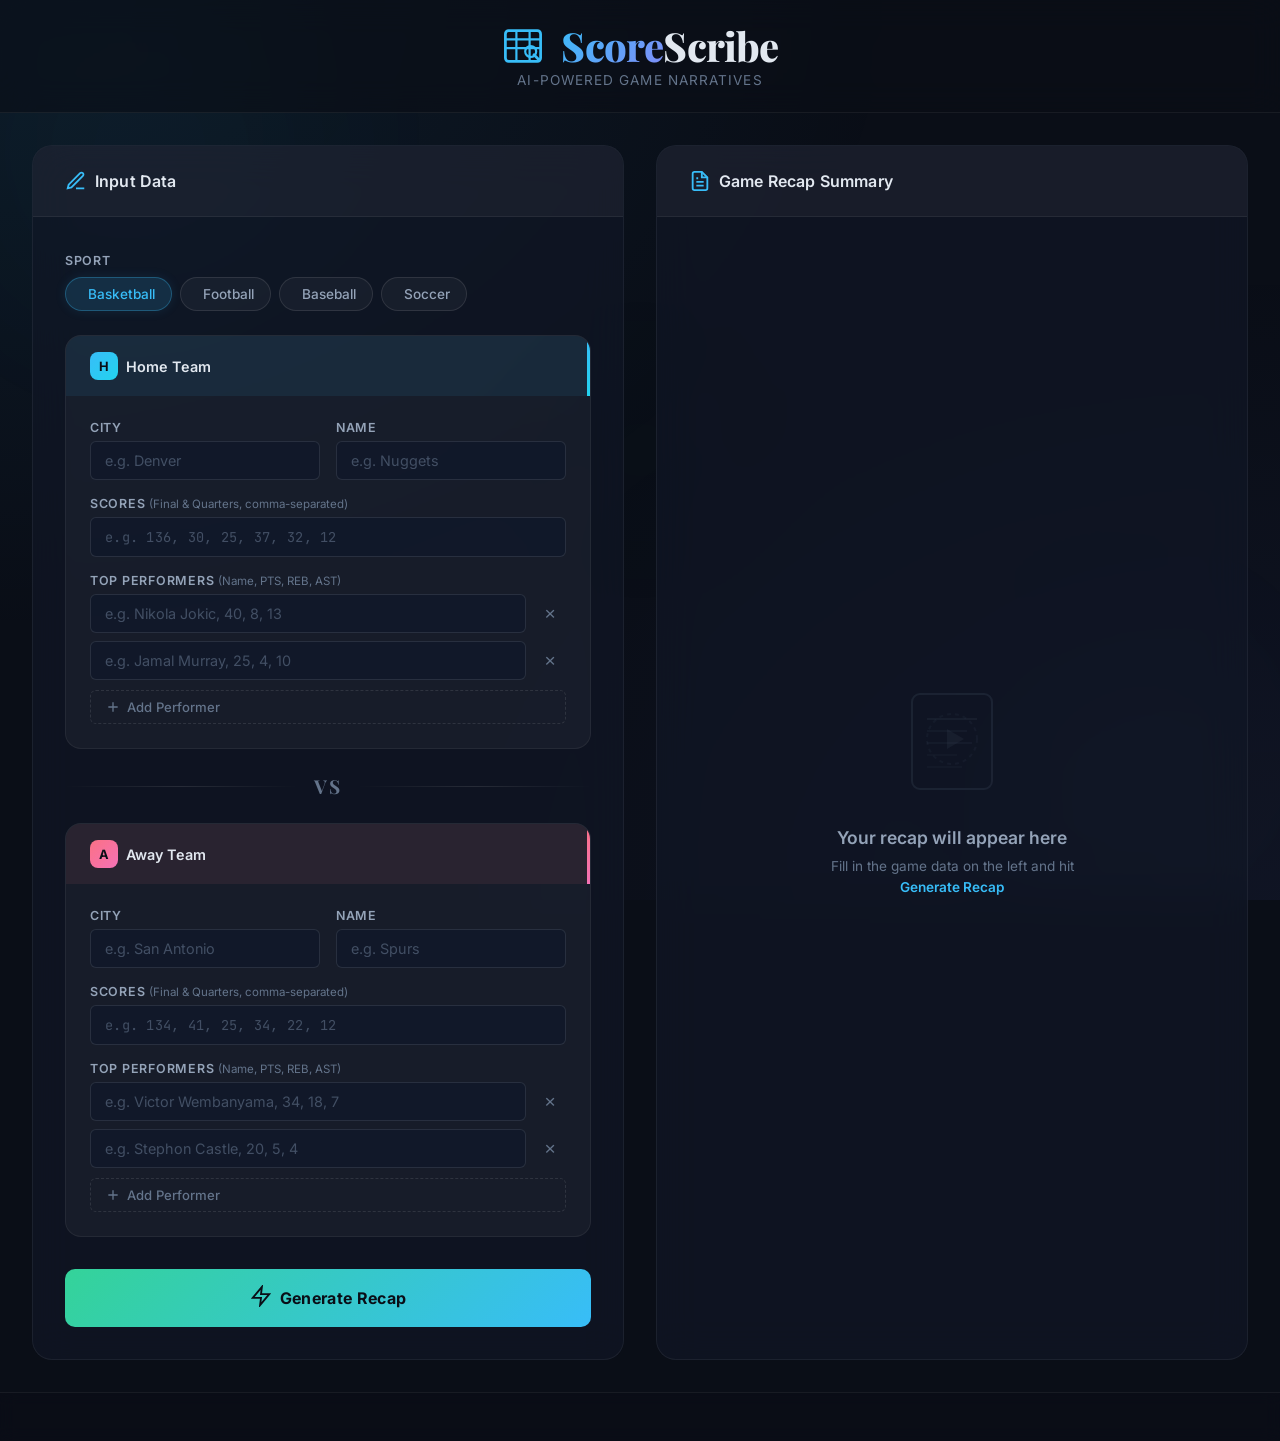
<file: index.html>
<!DOCTYPE html>
<html lang="en">
<head>
    <meta charset="UTF-8">
    <meta name="viewport" content="width=device-width, initial-scale=1.0">
    <meta name="description" content="ScoreScribe - AI Sportswriter that transforms raw game data into professional narrative summaries">
    <title>ScoreScribe — AI Sportswriter</title>
    <link rel="preconnect" href="https://fonts.googleapis.com">
    <link rel="preconnect" href="https://fonts.gstatic.com" crossorigin>
    <link href="https://fonts.googleapis.com/css2?family=Inter:wght@300;400;500;600;700;800;900&family=Playfair+Display:ital,wght@0,700;0,800;0,900;1,700&family=JetBrains+Mono:wght@400;500&display=swap" rel="stylesheet">
    <link rel="stylesheet" href="index.css">
</head>
<body>
     <div class="bg-effects">
        <div class="bg-orb bg-orb-1"></div>
        <div class="bg-orb bg-orb-2"></div>
        <div class="bg-orb bg-orb-3"></div>
    </div>

     <header id="app-header">
        <div class="header-inner">
            <div class="logo-group">
                <div class="logo-icon">
                    <svg viewBox="0 0 40 40" fill="none" xmlns="http://www.w3.org/2000/svg">
                        <rect x="4" y="6" width="32" height="28" rx="3" stroke="currentColor" stroke-width="2.5"/>
                        <line x1="4" y1="14" x2="36" y2="14" stroke="currentColor" stroke-width="2"/>
                        <line x1="4" y1="22" x2="36" y2="22" stroke="currentColor" stroke-width="2"/>
                        <line x1="14" y1="6" x2="14" y2="34" stroke="currentColor" stroke-width="2"/>
                        <line x1="26" y1="6" x2="26" y2="34" stroke="currentColor" stroke-width="2"/>
                        <path d="M30 28L34 32" stroke="currentColor" stroke-width="2.5" stroke-linecap="round"/>
                        <circle cx="27" cy="25" r="5" stroke="currentColor" stroke-width="2"/>
                    </svg>
                </div>
                <h1 class="logo-text">
                    <span class="logo-score">Score</span><span class="logo-scribe">Scribe</span>
                </h1>
            </div>
            <p class="tagline">AI-Powered Game Narratives</p>
        </div>
    </header>

     <main id="app-main">
         <section id="input-panel" class="panel">
            <div class="panel-header">
                <div class="panel-icon">
                    <svg viewBox="0 0 24 24" fill="none" stroke="currentColor" stroke-width="2">
                        <path d="M12 20h9"/>
                        <path d="M16.5 3.5a2.121 2.121 0 0 1 3 3L7 19l-4 1 1-4L16.5 3.5z"/>
                    </svg>
                </div>
                <h2 class="panel-title">Input Data</h2>
            </div>
            <div class="panel-body">
                 <div class="sport-selector" id="sport-selector">
                    <label class="field-label">Sport</label>
                    <div class="sport-chips">
                        <button class="sport-chip active" data-sport="basketball" id="sport-basketball">
                            <span class="chip-icon"> </span> Basketball
                        </button>
                        <button class="sport-chip" data-sport="football" id="sport-football">
                            <span class="chip-icon"> </span> Football
                        </button>
                        <button class="sport-chip" data-sport="baseball" id="sport-baseball">
                            <span class="chip-icon"> </span> Baseball
                        </button>
                        <button class="sport-chip" data-sport="soccer" id="sport-soccer">
                            <span class="chip-icon"> </span> Soccer
                        </button>
                    </div>
                </div>

                 <div class="team-card" id="home-team-card">
                    <div class="team-card-header home">
                        <span class="team-badge">H</span>
                        <h3 class="team-card-title">Home Team</h3>
                        <div class="team-indicator home-indicator"></div>
                    </div>
                    <div class="team-card-body">
                        <div class="field-row">
                            <div class="field-group">
                                <label class="field-label" for="home-city">City</label>
                                <input type="text" id="home-city" class="field-input" placeholder="e.g. Denver" autocomplete="off">
                            </div>
                            <div class="field-group">
                                <label class="field-label" for="home-name">Name</label>
                                <input type="text" id="home-name" class="field-input" placeholder="e.g. Nuggets" autocomplete="off">
                            </div>
                        </div>

                        <div class="field-group">
                            <label class="field-label" for="home-scores">Scores <span class="field-hint">(Final &amp; Quarters, comma-separated)</span></label>
                            <input type="text" id="home-scores" class="field-input mono" placeholder="e.g. 136, 30, 25, 37, 32, 12" autocomplete="off">
                            <div class="score-preview" id="home-score-preview"></div>
                        </div>

                        <div class="field-group">
                            <label class="field-label">Top Performers <span class="field-hint">(Name, PTS, REB, AST)</span></label>
                            <div class="performers-list" id="home-performers">
                                <div class="performer-row">
                                    <input type="text" class="field-input performer-input" placeholder="e.g. Nikola Jokic, 40, 8, 13" data-team="home" autocomplete="off">
                                    <button class="btn-remove-performer" title="Remove" aria-label="Remove performer">×</button>
                                </div>
                                <div class="performer-row">
                                    <input type="text" class="field-input performer-input" placeholder="e.g. Jamal Murray, 25, 4, 10" data-team="home" autocomplete="off">
                                    <button class="btn-remove-performer" title="Remove" aria-label="Remove performer">×</button>
                                </div>
                            </div>
                            <button class="btn-add-performer" id="btn-add-home-performer" data-team="home">
                                <svg viewBox="0 0 24 24" fill="none" stroke="currentColor" stroke-width="2" width="16" height="16"><line x1="12" y1="5" x2="12" y2="19"/><line x1="5" y1="12" x2="19" y2="12"/></svg>
                                Add Performer
                            </button>
                        </div>
                    </div>
                </div>

                 <div class="vs-divider">
                    <div class="vs-line"></div>
                    <span class="vs-text">VS</span>
                    <div class="vs-line"></div>
                </div>

                 <div class="team-card" id="away-team-card">
                    <div class="team-card-header away">
                        <span class="team-badge">A</span>
                        <h3 class="team-card-title">Away Team</h3>
                        <div class="team-indicator away-indicator"></div>
                    </div>
                    <div class="team-card-body">
                        <div class="field-row">
                            <div class="field-group">
                                <label class="field-label" for="away-city">City</label>
                                <input type="text" id="away-city" class="field-input" placeholder="e.g. San Antonio" autocomplete="off">
                            </div>
                            <div class="field-group">
                                <label class="field-label" for="away-name">Name</label>
                                <input type="text" id="away-name" class="field-input" placeholder="e.g. Spurs" autocomplete="off">
                            </div>
                        </div>

                        <div class="field-group">
                            <label class="field-label" for="away-scores">Scores <span class="field-hint">(Final &amp; Quarters, comma-separated)</span></label>
                            <input type="text" id="away-scores" class="field-input mono" placeholder="e.g. 134, 41, 25, 34, 22, 12" autocomplete="off">
                            <div class="score-preview" id="away-score-preview"></div>
                        </div>

                        <div class="field-group">
                            <label class="field-label">Top Performers <span class="field-hint">(Name, PTS, REB, AST)</span></label>
                            <div class="performers-list" id="away-performers">
                                <div class="performer-row">
                                    <input type="text" class="field-input performer-input" placeholder="e.g. Victor Wembanyama, 34, 18, 7" data-team="away" autocomplete="off">
                                    <button class="btn-remove-performer" title="Remove" aria-label="Remove performer">×</button>
                                </div>
                                <div class="performer-row">
                                    <input type="text" class="field-input performer-input" placeholder="e.g. Stephon Castle, 20, 5, 4" data-team="away" autocomplete="off">
                                    <button class="btn-remove-performer" title="Remove" aria-label="Remove performer">×</button>
                                </div>
                            </div>
                            <button class="btn-add-performer" id="btn-add-away-performer" data-team="away">
                                <svg viewBox="0 0 24 24" fill="none" stroke="currentColor" stroke-width="2" width="16" height="16"><line x1="12" y1="5" x2="12" y2="19"/><line x1="5" y1="12" x2="19" y2="12"/></svg>
                                Add Performer
                            </button>
                        </div>
                    </div>
                </div>

                 <button id="btn-generate" class="btn-generate">
                    <span class="btn-generate-icon">
                        <svg viewBox="0 0 24 24" fill="none" stroke="currentColor" stroke-width="2" width="22" height="22">
                            <polygon points="13 2 3 14 12 14 11 22 21 10 12 10 13 2"/>
                        </svg>
                    </span>
                    <span class="btn-generate-text">Generate Recap</span>
                    <span class="btn-generate-loader" id="generate-loader">
                        <span class="loader-dot"></span>
                        <span class="loader-dot"></span>
                        <span class="loader-dot"></span>
                    </span>
                </button>
            </div>
        </section>

         <section id="output-panel" class="panel">
            <div class="panel-header">
                <div class="panel-icon">
                    <svg viewBox="0 0 24 24" fill="none" stroke="currentColor" stroke-width="2">
                        <path d="M14 2H6a2 2 0 0 0-2 2v16a2 2 0 0 0 2 2h12a2 2 0 0 0 2-2V8z"/>
                        <polyline points="14 2 14 8 20 8"/>
                        <line x1="16" y1="13" x2="8" y2="13"/>
                        <line x1="16" y1="17" x2="8" y2="17"/>
                        <polyline points="10 9 9 9 8 9"/>
                    </svg>
                </div>
                <h2 class="panel-title">Game Recap Summary</h2>
                <button id="btn-copy" class="btn-copy" title="Copy to clipboard" aria-label="Copy recap to clipboard" style="display:none;">
                    <svg viewBox="0 0 24 24" fill="none" stroke="currentColor" stroke-width="2" width="18" height="18">
                        <rect x="9" y="9" width="13" height="13" rx="2" ry="2"/>
                        <path d="M5 15H4a2 2 0 0 1-2-2V4a2 2 0 0 1 2-2h9a2 2 0 0 1 2 2v1"/>
                    </svg>
                    <span class="copy-label">Copy</span>
                </button>
            </div>
            <div class="panel-body output-body">
                 <div id="output-empty" class="output-empty">
                    <div class="empty-illustration">
                        <svg viewBox="0 0 120 120" fill="none" xmlns="http://www.w3.org/2000/svg" width="120" height="120">
                            <rect x="20" y="15" width="80" height="95" rx="8" stroke="currentColor" stroke-width="2" opacity="0.3"/>
                            <line x1="35" y1="40" x2="85" y2="40" stroke="currentColor" stroke-width="2" opacity="0.2"/>
                            <line x1="35" y1="52" x2="75" y2="52" stroke="currentColor" stroke-width="2" opacity="0.15"/>
                            <line x1="35" y1="64" x2="80" y2="64" stroke="currentColor" stroke-width="2" opacity="0.15"/>
                            <line x1="35" y1="76" x2="65" y2="76" stroke="currentColor" stroke-width="2" opacity="0.1"/>
                            <line x1="35" y1="88" x2="70" y2="88" stroke="currentColor" stroke-width="2" opacity="0.1"/>
                            <circle cx="60" cy="60" r="25" stroke="currentColor" stroke-width="2" opacity="0.15" stroke-dasharray="4 4"/>
                            <polygon points="55 50 55 70 72 60" fill="currentColor" opacity="0.2"/>
                        </svg>
                    </div>
                    <p class="empty-title">Your recap will appear here</p>
                    <p class="empty-subtitle">Fill in the game data on the left and hit <strong>Generate Recap</strong></p>
                </div>

                 <div id="output-content" class="output-content" style="display:none;">
                     <div id="scoreboard" class="scoreboard">
                        <div class="scoreboard-team home-score-team">
                            <span class="scoreboard-city" id="scoreboard-home-city">—</span>
                            <span class="scoreboard-name" id="scoreboard-home-name">—</span>
                        </div>
                        <div class="scoreboard-result">
                            <span class="scoreboard-pts" id="scoreboard-home-pts">0</span>
                            <span class="scoreboard-dash">—</span>
                            <span class="scoreboard-pts" id="scoreboard-away-pts">0</span>
                        </div>
                        <div class="scoreboard-team away-score-team">
                            <span class="scoreboard-city" id="scoreboard-away-city">—</span>
                            <span class="scoreboard-name" id="scoreboard-away-name">—</span>
                        </div>
                    </div>

                     <div id="recap-text" class="recap-text"></div>
                </div>
            </div>
        </section>
    </main>

     <footer id="app-footer">
    </footer>

    <script src="index.js"></script>
</body>
</html>
</file>
<file: index.css>
:root {
    --bg-primary: #0a0e17;
    --bg-secondary: #111827;
    --bg-card: rgba(17, 24, 39, 0.65);
    --bg-card-hover: rgba(23, 33, 54, 0.8);
    --bg-input: rgba(15, 23, 42, 0.7);
    --bg-input-focus: rgba(20, 30, 55, 0.9);

    --surface-glass: rgba(255, 255, 255, 0.04);
    --surface-glass-hover: rgba(255, 255, 255, 0.07);

    --border-subtle: rgba(255, 255, 255, 0.06);
    --border-default: rgba(255, 255, 255, 0.1);
    --border-focus: rgba(99, 179, 237, 0.5);

    --text-primary: #e2e8f0;
    --text-secondary: #94a3b8;
    --text-muted: #64748b;
    --text-accent: #7dd3fc;

    --accent-blue: #38bdf8;
    --accent-blue-dim: rgba(56, 189, 248, 0.15);
    --accent-emerald: #34d399;
    --accent-emerald-dim: rgba(52, 211, 153, 0.15);
    --accent-amber: #fbbf24;
    --accent-rose: #fb7185;
    --accent-violet: #a78bfa;

    --home-color: #38bdf8;
    --home-bg: rgba(56, 189, 248, 0.08);
    --away-color: #fb7185;
    --away-bg: rgba(251, 113, 133, 0.08);

    --gradient-primary: linear-gradient(135deg, #38bdf8, #818cf8);
    --gradient-home: linear-gradient(135deg, #38bdf8, #22d3ee);
    --gradient-away: linear-gradient(135deg, #fb7185, #f472b6);
    --gradient-generate: linear-gradient(135deg, #34d399, #38bdf8);
    --gradient-bg: radial-gradient(ellipse at top left, rgba(56, 189, 248, 0.08), transparent 50%),
                    radial-gradient(ellipse at bottom right, rgba(129, 140, 248, 0.06), transparent 50%);

    --shadow-sm: 0 1px 3px rgba(0, 0, 0, 0.3);
    --shadow-md: 0 4px 16px rgba(0, 0, 0, 0.4);
    --shadow-lg: 0 8px 32px rgba(0, 0, 0, 0.5);
    --shadow-glow-blue: 0 0 20px rgba(56, 189, 248, 0.15);
    --shadow-glow-emerald: 0 0 20px rgba(52, 211, 153, 0.15);

    --font-sans: 'Inter', -apple-system, BlinkMacSystemFont, 'Segoe UI', sans-serif;
    --font-serif: 'Playfair Display', Georgia, 'Times New Roman', serif;
    --font-mono: 'JetBrains Mono', 'Fira Code', monospace;

    --space-xs: 0.25rem;
    --space-sm: 0.5rem;
    --space-md: 1rem;
    --space-lg: 1.5rem;
    --space-xl: 2rem;
    --space-2xl: 3rem;

    --radius-sm: 6px;
    --radius-md: 10px;
    --radius-lg: 16px;
    --radius-xl: 20px;

    --transition-fast: 150ms cubic-bezier(0.4, 0, 0.2, 1);
    --transition-base: 250ms cubic-bezier(0.4, 0, 0.2, 1);
    --transition-slow: 400ms cubic-bezier(0.4, 0, 0.2, 1);
}

*, *::before, *::after {
    box-sizing: border-box;
    margin: 0;
    padding: 0;
}

html {
    font-size: 16px;
    scroll-behavior: smooth;
    -webkit-font-smoothing: antialiased;
    -moz-osx-font-smoothing: grayscale;
}

body {
    font-family: var(--font-sans);
    background-color: var(--bg-primary);
    color: var(--text-primary);
    min-height: 100vh;
    display: flex;
    flex-direction: column;
    overflow-x: hidden;
    position: relative;
}

body::before {
    content: '';
    position: fixed;
    inset: 0;
    background: var(--gradient-bg);
    pointer-events: none;
    z-index: 0;
}

.bg-effects {
    position: fixed;
    inset: 0;
    pointer-events: none;
    z-index: 0;
    overflow: hidden;
}

.bg-orb {
    position: absolute;
    border-radius: 50%;
    filter: blur(100px);
    opacity: 0.4;
    animation: orbFloat 20s ease-in-out infinite;
}

.bg-orb-1 {
    width: 500px;
    height: 500px;
    background: radial-gradient(circle, rgba(56, 189, 248, 0.12), transparent 70%);
    top: -100px;
    left: -100px;
    animation-duration: 22s;
}

.bg-orb-2 {
    width: 400px;
    height: 400px;
    background: radial-gradient(circle, rgba(129, 140, 248, 0.1), transparent 70%);
    bottom: -50px;
    right: -50px;
    animation-duration: 18s;
    animation-delay: -5s;
}

.bg-orb-3 {
    width: 300px;
    height: 300px;
    background: radial-gradient(circle, rgba(52, 211, 153, 0.08), transparent 70%);
    top: 50%;
    left: 50%;
    transform: translate(-50%, -50%);
    animation-duration: 25s;
    animation-delay: -10s;
}

@keyframes orbFloat {
    0%, 100% { transform: translate(0, 0) scale(1); }
    25% { transform: translate(30px, -20px) scale(1.05); }
    50% { transform: translate(-20px, 30px) scale(0.95); }
    75% { transform: translate(20px, 20px) scale(1.02); }
}

#app-header {
    position: relative;
    z-index: 10;
    padding: var(--space-lg) var(--space-xl);
    text-align: center;
    border-bottom: 1px solid var(--border-subtle);
    backdrop-filter: blur(16px);
    background: rgba(10, 14, 23, 0.6);
}

.header-inner {
    max-width: 1400px;
    margin: 0 auto;
}

.logo-group {
    display: flex;
    align-items: center;
    justify-content: center;
    gap: var(--space-md);
    margin-bottom: var(--space-xs);
}

.logo-icon {
    width: 44px;
    height: 44px;
    color: var(--accent-blue);
    flex-shrink: 0;
    animation: logoPulse 3s ease-in-out infinite;
}

@keyframes logoPulse {
    0%, 100% { filter: drop-shadow(0 0 4px rgba(56, 189, 248, 0.3)); }
    50% { filter: drop-shadow(0 0 12px rgba(56, 189, 248, 0.6)); }
}

.logo-text {
    font-family: var(--font-serif);
    font-size: 2.5rem;
    font-weight: 800;
    letter-spacing: -0.02em;
    line-height: 1;
}

.logo-score {
    background: var(--gradient-primary);
    -webkit-background-clip: text;
    -webkit-text-fill-color: transparent;
    background-clip: text;
}

.logo-scribe {
    color: var(--text-primary);
}

.tagline {
    font-size: 0.85rem;
    color: var(--text-muted);
    font-weight: 400;
    letter-spacing: 0.08em;
    text-transform: uppercase;
    margin-top: 2px;
}

#app-main {
    position: relative;
    z-index: 5;
    display: grid;
    grid-template-columns: 1fr 1fr;
    gap: var(--space-xl);
    max-width: 1400px;
    width: 100%;
    margin: 0 auto;
    padding: var(--space-xl);
    flex: 1;
}

.panel {
    background: var(--bg-card);
    backdrop-filter: blur(20px);
    border: 1px solid var(--border-subtle);
    border-radius: var(--radius-xl);
    overflow: hidden;
    display: flex;
    flex-direction: column;
    transition: border-color var(--transition-base), box-shadow var(--transition-base);
    animation: panelSlideUp 0.6s cubic-bezier(0.16, 1, 0.3, 1) both;
}

#input-panel {
    animation-delay: 0.1s;
}

#output-panel {
    animation-delay: 0.25s;
}

@keyframes panelSlideUp {
    from {
        opacity: 0;
        transform: translateY(24px);
    }
    to {
        opacity: 1;
        transform: translateY(0);
    }
}

.panel:hover {
    border-color: var(--border-default);
}

.panel-header {
    display: flex;
    align-items: center;
    gap: var(--space-sm);
    padding: var(--space-lg) var(--space-xl);
    border-bottom: 1px solid var(--border-subtle);
    background: var(--surface-glass);
}

.panel-icon {
    width: 22px;
    height: 22px;
    color: var(--accent-blue);
    flex-shrink: 0;
}

.panel-title {
    font-family: var(--font-sans);
    font-size: 1rem;
    font-weight: 600;
    color: var(--text-primary);
    letter-spacing: 0.01em;
}

.panel-body {
    padding: var(--space-xl);
    overflow-y: auto;
    flex: 1;
}

.sport-chips {
    display: flex;
    gap: var(--space-sm);
    flex-wrap: wrap;
    margin-top: var(--space-sm);
}

.sport-chip {
    display: flex;
    align-items: center;
    gap: 6px;
    padding: 8px 16px;
    border-radius: 100px;
    border: 1px solid var(--border-default);
    background: var(--surface-glass);
    color: var(--text-secondary);
    font-family: var(--font-sans);
    font-size: 0.85rem;
    font-weight: 500;
    cursor: pointer;
    transition: all var(--transition-fast);
}

.sport-chip:hover {
    background: var(--surface-glass-hover);
    border-color: rgba(255, 255, 255, 0.15);
    color: var(--text-primary);
}

.sport-chip.active {
    background: var(--accent-blue-dim);
    border-color: rgba(56, 189, 248, 0.3);
    color: var(--accent-blue);
    box-shadow: 0 0 12px rgba(56, 189, 248, 0.1);
}

.chip-icon {
    font-size: 1rem;
}

.team-card {
    border: 1px solid var(--border-subtle);
    border-radius: var(--radius-lg);
    background: var(--surface-glass);
    overflow: hidden;
    margin-top: var(--space-lg);
    transition: border-color var(--transition-base), box-shadow var(--transition-base);
}

.team-card:focus-within {
    border-color: var(--border-focus);
    box-shadow: var(--shadow-glow-blue);
}

.team-card-header {
    display: flex;
    align-items: center;
    gap: var(--space-sm);
    padding: var(--space-md) var(--space-lg);
    position: relative;
    overflow: hidden;
}

.team-card-header.home {
    background: var(--home-bg);
}

.team-card-header.away {
    background: var(--away-bg);
}

.team-badge {
    width: 28px;
    height: 28px;
    border-radius: 8px;
    display: flex;
    align-items: center;
    justify-content: center;
    font-weight: 700;
    font-size: 0.8rem;
    flex-shrink: 0;
}

.team-card-header.home .team-badge {
    background: var(--gradient-home);
    color: var(--bg-primary);
}

.team-card-header.away .team-badge {
    background: var(--gradient-away);
    color: var(--bg-primary);
}

.team-card-title {
    font-size: 0.9rem;
    font-weight: 600;
    color: var(--text-primary);
}

.team-indicator {
    position: absolute;
    right: 0;
    top: 0;
    bottom: 0;
    width: 3px;
}

.home-indicator {
    background: var(--gradient-home);
}

.away-indicator {
    background: var(--gradient-away);
}

.team-card-body {
    padding: var(--space-lg);
    display: flex;
    flex-direction: column;
    gap: var(--space-md);
}

.field-row {
    display: grid;
    grid-template-columns: 1fr 1fr;
    gap: var(--space-md);
}

.field-group {
    display: flex;
    flex-direction: column;
    gap: 6px;
}

.field-label {
    font-size: 0.78rem;
    font-weight: 600;
    color: var(--text-secondary);
    text-transform: uppercase;
    letter-spacing: 0.06em;
}

.field-hint {
    font-weight: 400;
    text-transform: none;
    letter-spacing: normal;
    color: var(--text-muted);
    font-size: 0.72rem;
}

.field-input {
    width: 100%;
    padding: 10px 14px;
    border-radius: var(--radius-sm);
    border: 1px solid var(--border-default);
    background: var(--bg-input);
    color: var(--text-primary);
    font-family: var(--font-sans);
    font-size: 0.9rem;
    outline: none;
    transition: all var(--transition-fast);
}

.field-input::placeholder {
    color: var(--text-muted);
    opacity: 0.6;
}

.field-input:hover {
    border-color: rgba(255, 255, 255, 0.15);
}

.field-input:focus {
    border-color: var(--accent-blue);
    background: var(--bg-input-focus);
    box-shadow: 0 0 0 3px rgba(56, 189, 248, 0.1);
}

.field-input.mono {
    font-family: var(--font-mono);
    font-size: 0.85rem;
    letter-spacing: 0.02em;
}

.score-preview {
    display: flex;
    gap: 6px;
    flex-wrap: wrap;
    min-height: 0;
    transition: all var(--transition-base);
}

.score-preview:empty {
    display: none;
}

.score-badge {
    display: inline-flex;
    align-items: center;
    justify-content: center;
    padding: 3px 10px;
    border-radius: 100px;
    font-family: var(--font-mono);
    font-size: 0.75rem;
    font-weight: 500;
    animation: badgePop 0.25s cubic-bezier(0.34, 1.56, 0.64, 1);
}

@keyframes badgePop {
    from { transform: scale(0.7); opacity: 0; }
    to { transform: scale(1); opacity: 1; }
}

.score-badge.final {
    background: var(--accent-blue-dim);
    color: var(--accent-blue);
    border: 1px solid rgba(56, 189, 248, 0.2);
    font-weight: 700;
}

.score-badge.quarter {
    background: var(--surface-glass);
    color: var(--text-secondary);
    border: 1px solid var(--border-subtle);
}

.score-badge-label {
    font-size: 0.65rem;
    margin-right: 4px;
    opacity: 0.7;
    text-transform: uppercase;
}

.performers-list {
    display: flex;
    flex-direction: column;
    gap: var(--space-sm);
}

.performer-row {
    display: flex;
    gap: var(--space-sm);
    align-items: center;
    animation: performerSlideIn 0.3s cubic-bezier(0.16, 1, 0.3, 1);
}

@keyframes performerSlideIn {
    from { opacity: 0; transform: translateX(-8px); }
    to { opacity: 1; transform: translateX(0); }
}

.performer-input {
    flex: 1;
}

.btn-remove-performer {
    width: 32px;
    height: 32px;
    border-radius: var(--radius-sm);
    border: 1px solid transparent;
    background: transparent;
    color: var(--text-muted);
    font-size: 1.2rem;
    cursor: pointer;
    display: flex;
    align-items: center;
    justify-content: center;
    transition: all var(--transition-fast);
    flex-shrink: 0;
}

.btn-remove-performer:hover {
    background: rgba(251, 113, 133, 0.1);
    border-color: rgba(251, 113, 133, 0.2);
    color: var(--accent-rose);
}

.btn-add-performer {
    display: flex;
    align-items: center;
    gap: 6px;
    padding: 8px 14px;
    border-radius: var(--radius-sm);
    border: 1px dashed var(--border-default);
    background: transparent;
    color: var(--text-muted);
    font-family: var(--font-sans);
    font-size: 0.82rem;
    font-weight: 500;
    cursor: pointer;
    transition: all var(--transition-fast);
    margin-top: var(--space-xs);
}

.btn-add-performer:hover {
    border-color: var(--accent-blue);
    color: var(--accent-blue);
    background: var(--accent-blue-dim);
}

.vs-divider {
    display: flex;
    align-items: center;
    gap: var(--space-md);
    margin: var(--space-lg) 0;
}

.vs-line {
    flex: 1;
    height: 1px;
    background: linear-gradient(90deg, transparent, var(--border-default), transparent);
}

.vs-text {
    font-family: var(--font-serif);
    font-size: 1.2rem;
    font-weight: 700;
    color: var(--text-muted);
    letter-spacing: 0.1em;
}

.btn-generate {
    width: 100%;
    display: flex;
    align-items: center;
    justify-content: center;
    gap: var(--space-sm);
    padding: 16px var(--space-xl);
    margin-top: var(--space-xl);
    border-radius: var(--radius-md);
    border: none;
    background: var(--gradient-generate);
    color: var(--bg-primary);
    font-family: var(--font-sans);
    font-size: 1rem;
    font-weight: 700;
    cursor: pointer;
    transition: all var(--transition-base);
    position: relative;
    overflow: hidden;
    letter-spacing: 0.02em;
}

.btn-generate::before {
    content: '';
    position: absolute;
    inset: 0;
    background: linear-gradient(135deg, rgba(255,255,255,0.15), transparent);
    opacity: 0;
    transition: opacity var(--transition-base);
}

.btn-generate:hover {
    transform: translateY(-2px);
    box-shadow: 0 8px 24px rgba(52, 211, 153, 0.25), 0 0 0 1px rgba(52, 211, 153, 0.3);
}

.btn-generate:hover::before {
    opacity: 1;
}

.btn-generate:active {
    transform: translateY(0);
}

.btn-generate.loading {
    pointer-events: none;
    opacity: 0.85;
}

.btn-generate.loading .btn-generate-text,
.btn-generate.loading .btn-generate-icon {
    opacity: 0;
}

.btn-generate.loading .btn-generate-loader {
    display: flex;
}

.btn-generate-loader {
    display: none;
    position: absolute;
    gap: 6px;
    align-items: center;
}

.loader-dot {
    width: 8px;
    height: 8px;
    border-radius: 50%;
    background: var(--bg-primary);
    animation: loaderBounce 1.2s ease-in-out infinite;
}

.loader-dot:nth-child(2) { animation-delay: 0.15s; }
.loader-dot:nth-child(3) { animation-delay: 0.3s; }

@keyframes loaderBounce {
    0%, 80%, 100% { transform: scale(0.6); opacity: 0.4; }
    40% { transform: scale(1); opacity: 1; }
}

.output-body {
    display: flex;
    flex-direction: column;
    min-height: 400px;
}

.output-empty {
    flex: 1;
    display: flex;
    flex-direction: column;
    align-items: center;
    justify-content: center;
    text-align: center;
    padding: var(--space-2xl);
    color: var(--text-muted);
}

.empty-illustration {
    margin-bottom: var(--space-lg);
    opacity: 0.5;
    animation: emptyFloat 4s ease-in-out infinite;
}

@keyframes emptyFloat {
    0%, 100% { transform: translateY(0); }
    50% { transform: translateY(-8px); }
}

.empty-title {
    font-size: 1.1rem;
    font-weight: 600;
    color: var(--text-secondary);
    margin-bottom: var(--space-sm);
}

.empty-subtitle {
    font-size: 0.85rem;
    color: var(--text-muted);
    max-width: 280px;
    line-height: 1.5;
}

.empty-subtitle strong {
    color: var(--accent-blue);
    font-weight: 600;
}

.scoreboard {
    display: flex;
    align-items: center;
    justify-content: space-between;
    padding: var(--space-lg) var(--space-xl);
    border-radius: var(--radius-md);
    background: linear-gradient(135deg, rgba(56, 189, 248, 0.06), rgba(129, 140, 248, 0.06));
    border: 1px solid var(--border-subtle);
    margin-bottom: var(--space-xl);
    animation: scoreboardReveal 0.6s cubic-bezier(0.16, 1, 0.3, 1) both;
}

@keyframes scoreboardReveal {
    from { opacity: 0; transform: scaleY(0.9); }
    to { opacity: 1; transform: scaleY(1); }
}

.scoreboard-team {
    display: flex;
    flex-direction: column;
    gap: 2px;
}

.home-score-team {
    text-align: left;
}

.away-score-team {
    text-align: right;
}

.scoreboard-city {
    font-size: 0.72rem;
    font-weight: 500;
    color: var(--text-muted);
    text-transform: uppercase;
    letter-spacing: 0.08em;
}

.scoreboard-name {
    font-family: var(--font-serif);
    font-size: 1.25rem;
    font-weight: 700;
    color: var(--text-primary);
}

.scoreboard-result {
    display: flex;
    align-items: center;
    gap: var(--space-md);
}

.scoreboard-pts {
    font-family: var(--font-mono);
    font-size: 2.2rem;
    font-weight: 800;
    background: var(--gradient-primary);
    -webkit-background-clip: text;
    -webkit-text-fill-color: transparent;
    background-clip: text;
}

.scoreboard-dash {
    font-size: 1.5rem;
    color: var(--text-muted);
    font-weight: 300;
}

.recap-text {
    line-height: 1.75;
    font-size: 1rem;
    color: var(--text-secondary);
}

.recap-text p {
    margin-bottom: var(--space-lg);
    animation: textFadeIn 0.5s ease both;
}

.recap-text p:nth-child(1) { animation-delay: 0.2s; }
.recap-text p:nth-child(2) { animation-delay: 0.4s; }
.recap-text p:nth-child(3) { animation-delay: 0.6s; }
.recap-text p:nth-child(4) { animation-delay: 0.8s; }

@keyframes textFadeIn {
    from { opacity: 0; transform: translateY(8px); }
    to { opacity: 1; transform: translateY(0); }
}

.recap-text strong {
    color: var(--text-primary);
    font-weight: 600;
}

.recap-text .team-mention {
    color: var(--accent-blue);
    font-weight: 600;
}

.recap-text .player-name {
    color: var(--accent-violet);
    font-weight: 600;
}

.recap-text .stat-highlight {
    color: var(--accent-emerald);
    font-family: var(--font-mono);
    font-size: 0.9em;
    font-weight: 600;
}

.recap-text .section-label {
    display: block;
    font-family: var(--font-sans);
    font-size: 0.72rem;
    font-weight: 700;
    text-transform: uppercase;
    letter-spacing: 0.1em;
    color: var(--text-muted);
    margin-bottom: var(--space-sm);
    padding-bottom: var(--space-xs);
    border-bottom: 1px solid var(--border-subtle);
}

.btn-copy {
    display: flex;
    align-items: center;
    gap: 6px;
    padding: 6px 14px;
    border-radius: 100px;
    border: 1px solid var(--border-default);
    background: var(--surface-glass);
    color: var(--text-secondary);
    font-family: var(--font-sans);
    font-size: 0.78rem;
    font-weight: 500;
    cursor: pointer;
    transition: all var(--transition-fast);
    margin-left: auto;
}

.btn-copy:hover {
    background: var(--accent-blue-dim);
    border-color: rgba(56, 189, 248, 0.3);
    color: var(--accent-blue);
}

.btn-copy.copied {
    background: var(--accent-emerald-dim);
    border-color: rgba(52, 211, 153, 0.3);
    color: var(--accent-emerald);
}

#app-footer {
    position: relative;
    z-index: 10;
    text-align: center;
    padding: var(--space-lg) var(--space-xl);
    border-top: 1px solid var(--border-subtle);
    color: var(--text-muted);
    font-size: 0.78rem;
    background: rgba(10, 14, 23, 0.4);
    backdrop-filter: blur(8px);
}

.panel-body::-webkit-scrollbar {
    width: 6px;
}

.panel-body::-webkit-scrollbar-track {
    background: transparent;
}

.panel-body::-webkit-scrollbar-thumb {
    background: var(--border-default);
    border-radius: 100px;
}

.panel-body::-webkit-scrollbar-thumb:hover {
    background: rgba(255, 255, 255, 0.15);
}

@media (max-width: 1024px) {
    #app-main {
        grid-template-columns: 1fr;
        padding: var(--space-lg);
    }

    .logo-text {
        font-size: 2rem;
    }

    .logo-icon {
        width: 36px;
        height: 36px;
    }
}

@media (max-width: 640px) {
    .field-row {
        grid-template-columns: 1fr;
    }

    .sport-chips {
        flex-direction: column;
    }

    .sport-chip {
        justify-content: center;
    }

    .scoreboard {
        flex-direction: column;
        gap: var(--space-md);
        text-align: center;
    }

    .home-score-team, .away-score-team {
        text-align: center;
    }

    .panel-body {
        padding: var(--space-lg);
    }

    .logo-text {
        font-size: 1.6rem;
    }
}
</file>
